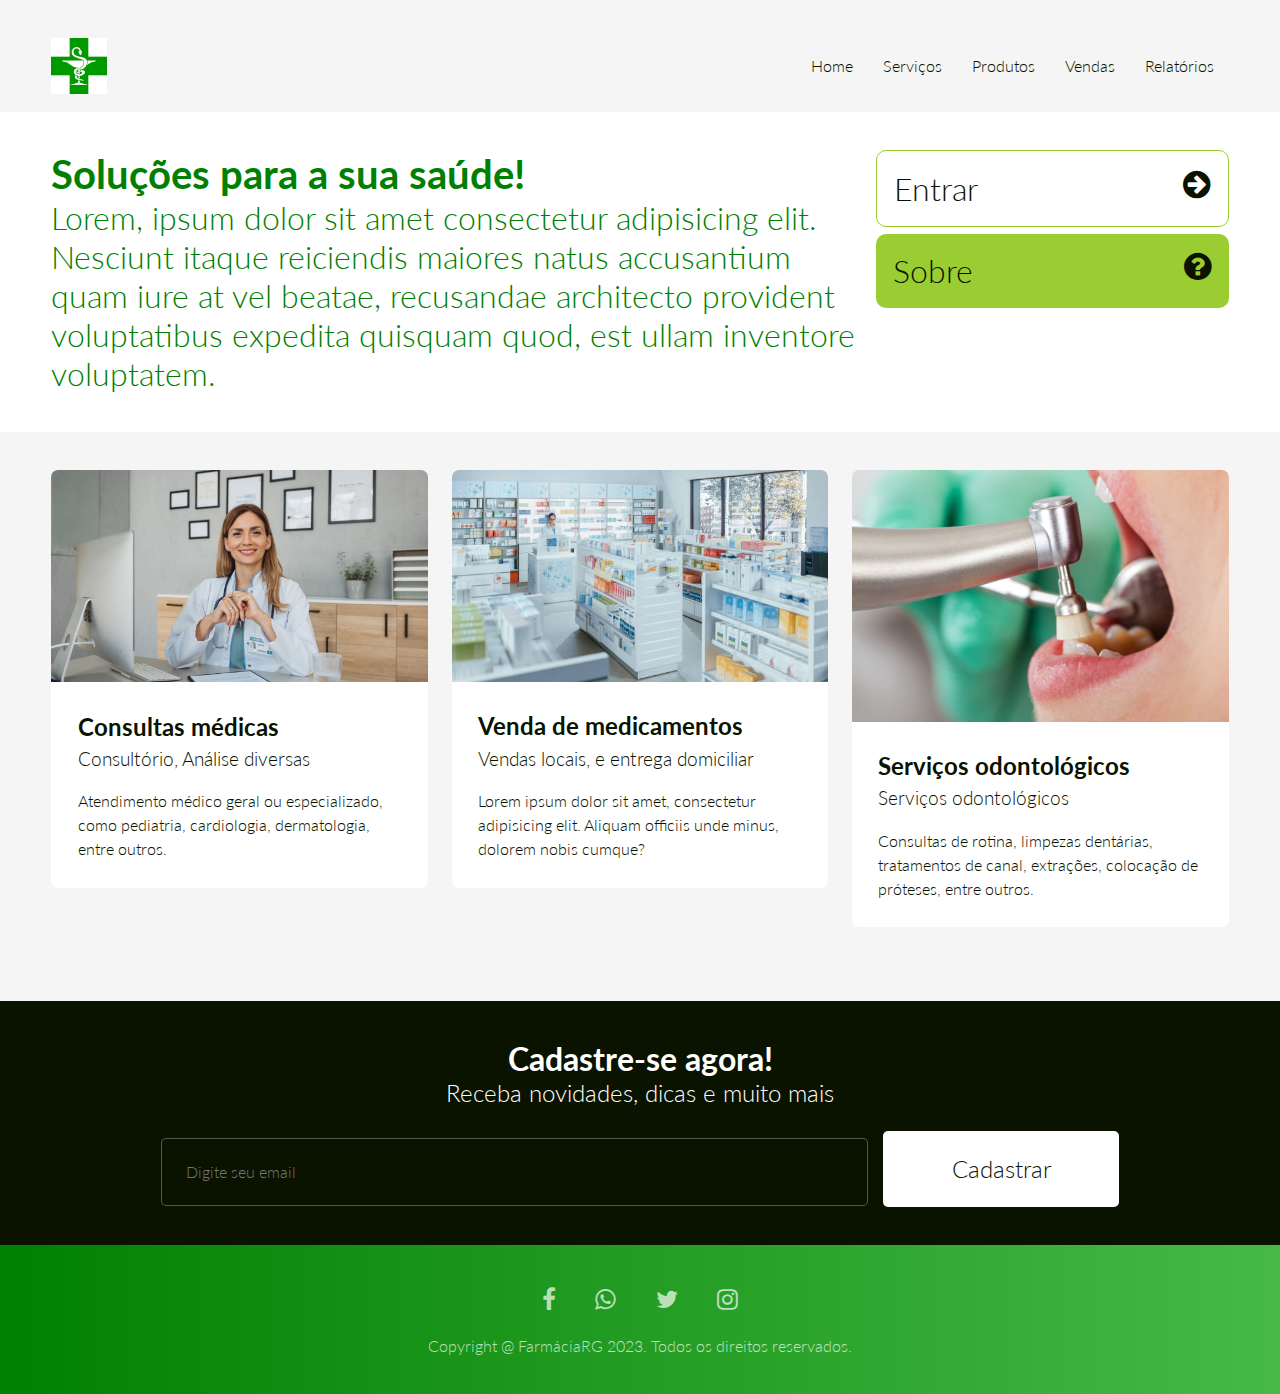
<file: html/index.html>
<!DOCTYPE html>
<html lang="pt-br">
<head>
    <meta charset="UTF-8">
    <meta name="viewport" content="width=device-width, initial-scale=1.0">
    <link rel="stylesheet" href="../css/index.css">
    <link rel="stylesheet" href="https://maxcdn.bootstrapcdn.com/font-awesome/4.5.0/css/font-awesome.min.css">
    <link rel="stylesheet" href="https://fonts.googleapis.com/css?family=Lato:400,300,700">
    <title>Mostrar-Produtos</title>
</head>
<body>
    <header class="cabecalho container">
        <a href="index.html"><h1 class="logo">FarmáciaRG</h1></a>
        <button class="btn-menu bg-gradient"><i class="fa fa-bars fa-lg"></i></button>
        <nav class="menu">
            <a class="btn-close"><i class="fa fa-times"></i></a>
            <ul>
                <li><a href="index.html">Home</a></li>
                <li><a href="#">Serviços</a></li>
                <li><a href="#">Produtos</a></li>
                <li><a href="#">Vendas</a></li>
                <li><a href="#">Relatórios</a></li>
            </ul>
        </nav>
    </header>
    <div class="banner container">
        <div class="title">
            <h2>Soluções para a sua saúde!</h2>
            <h3>Lorem, ipsum dolor sit amet consectetur adipisicing elit. Nesciunt itaque reiciendis maiores natus accusantium quam iure at vel beatae, recusandae architecto provident voluptatibus expedita quisquam quod, est ullam inventore voluptatem.</h3>
        </div>
        <div class="buttons">
            <button class="btn btn-entrar"> Entrar <i class="fa fa-arrow-circle-right"></i></button>
            <button class="btn btn-sobre"> Sobre <i class="fa fa-question-circle"></i></button>
        </div>
    </div>
    <main class="servicos container">
        <article class="servico">
            <a href="#"><img src="../img/consultorio.jpg" alt="consultas médicas"></a>
            <div class="inner">
                <a href="#">Consultas médicas</a>
                <h4>Consultório, Análise diversas</h4>
                <p>Atendimento médico geral ou especializado, como pediatria, cardiologia, dermatologia, entre outros.</p>
            </div>
        </article>
        <article class="servico">
            <a href="#"><img src="../img/medicamentos.jpg" alt="Venda de medicamentos"></a>
            <div class="inner">
                <a href="#">Venda de medicamentos</a>
                <h4>Vendas locais, e entrega domiciliar</h4>
                <p>Lorem ipsum dolor sit amet, consectetur adipisicing elit. Aliquam officiis unde minus, dolorem nobis cumque?</p>
            </div>
        </article>
        <article class="servico">
            <a href="#"><img src="../img/odontologia.jpg" alt="Odontologia"></a>
            <div class="inner">
                <a href="#">Serviços odontológicos</a>
                <h4>Serviços odontológicos</h4>
                <p> Consultas de rotina, limpezas dentárias, tratamentos de canal, extrações, colocação de próteses, entre outros.</p>
            </div>
        </article>
    </main>
    <!-- NEWSLETTER -->
    <section class="newsletter container">
        <h2> Cadastre-se agora! </h2>
        <h3> Receba novidades, dicas e muito mais</h3>
        <form>
            <input type="email" name="email" placeholder="Digite seu email">
            <button> Cadastrar </button>
        </form>
    </section>
    <!-- RODAPE -->
    <footer class="rodape container bg-gradient">
        <div class="social-icons">
            <a href="#"><i class="fa fa-facebook"></i></a>
            <a href="#"><i class="fa fa-whatsapp"></i></a>
            <a href="#"><i class="fa fa-twitter"></i></a>
            <a href="#"><i class="fa fa-instagram   "></i></a>
        </div>
        <p class="copyright">
            Copyright @ FarmáciaRG 2023. Todos os direitos reservados.
        </p>
    </footer>
    <script src="../javascript/index.js"></script>
</body>
</html>
</file>
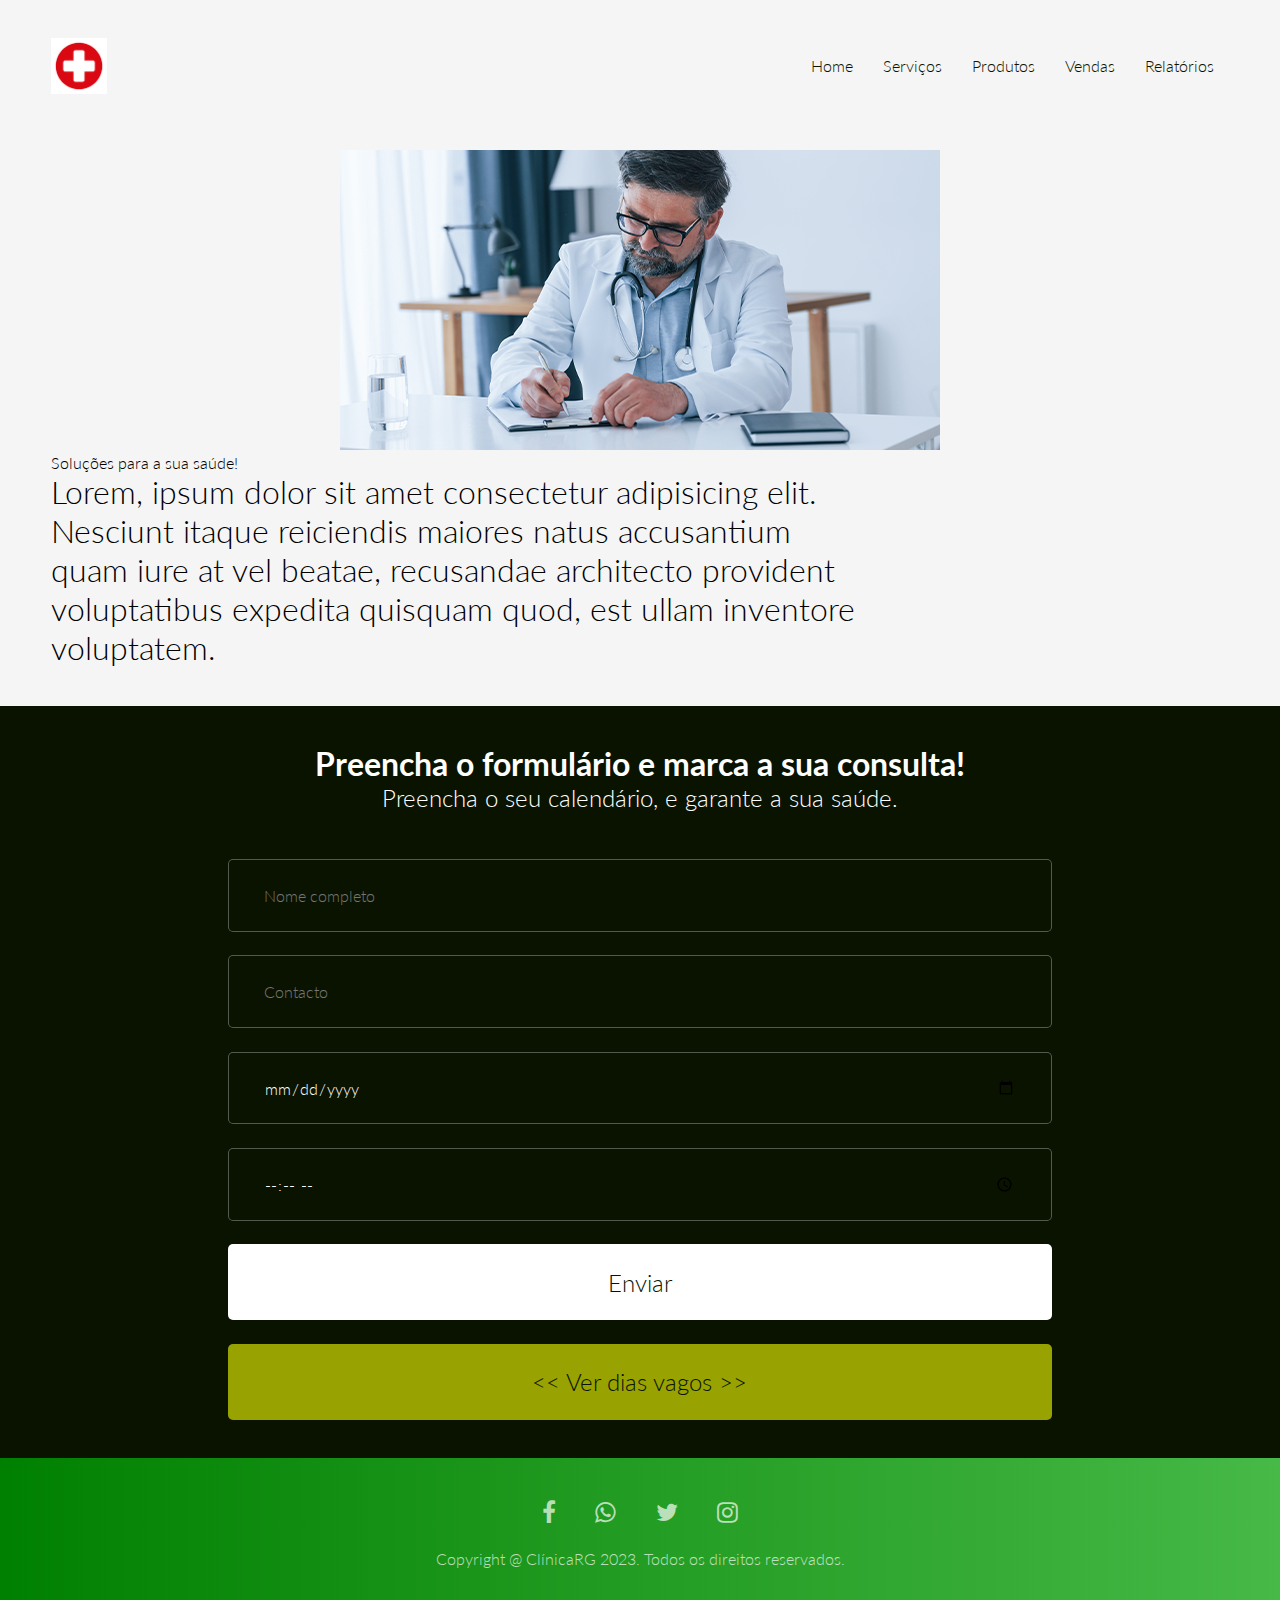
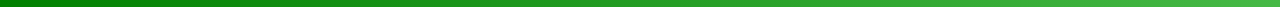
<file: html/consulta.html>
<!DOCTYPE html>
<html lang="pt-br">
<head>
    <meta charset="UTF-8">
    <meta name="viewport" content="width=device-width, initial-scale=1.0">
    <link rel="stylesheet" href="../css/consulta.css">
    <link rel="stylesheet" href="https://maxcdn.bootstrapcdn.com/font-awesome/4.5.0/css/font-awesome.min.css">
    <link rel="stylesheet" href="https://fonts.googleapis.com/css?family=Lato:400,300,700">
    <title>Mostrar-Produtos</title>
</head>
<body>
    <header class="cabecalho container">
        <a href="index.html"><h1 class="logo">ClínicaRG</h1></a>
        <button class="btn-menu bg-gradient"><i class="fa fa-bars fa-lg"></i></button>
        <nav class="menu">
            <a class="btn-close"><i class="fa fa-times"></i></a>
            <ul>
                <li><a href="index.html">Home</a></li>
                <li><a href="#">Serviços</a></li>
                <li><a href="#">Produtos</a></li>
                <li><a href="#">Vendas</a></li>
                <li><a href="#">Relatórios</a></li>
            </ul>
        </nav>
    </header>
    <div class="banner container">
        <img src="../img/consultorio2.jpg" alt="consulta">
        <div class="title">
            <h2>Soluções para a sua saúde!</h2>
            <h3>Lorem, ipsum dolor sit amet consectetur adipisicing elit. Nesciunt itaque reiciendis maiores natus accusantium quam iure at vel beatae, recusandae architecto provident voluptatibus expedita quisquam quod, est ullam inventore voluptatem.</h3>
        </div>
        <!-- <div class="buttons">
            <button class="btn btn-entrar"> Área reservada <i class="fa fa-arrow-circle-right"></i></button>
            <button class="btn btn-sobre"> Saber mais <i class="fa fa-question-circle"></i></button>
        </div> -->
    </div>
    <!-- NEWSLETTER -->
    <main class="newsletter container">
        <h2> Preencha o formulário e marca a sua consulta! </h2>
        <h3> Preencha o seu calendário, e garante a sua saúde.</h3>
        <form>
            <input type="text" name="nome" id="nome" class="nome" placeholder="Nome completo">
            <input type="number" name="contacto" class="contacto" id="contacto" placeholder="Contacto">
            <input type="date" name="data" id="data" class="data">
            <input type="time" name="hora" id="hora" class="hora">
            <button> Enviar </button>
            <button class="btn-vago"><a href="#"><< Ver dias vagos >></a></button>
        </form>
    </main>
    <!-- RODAPE -->
    <footer class="rodape container bg-gradient">
        <div class="social-icons">
            <a href="#"><i class="fa fa-facebook"></i></a>
            <a href="#"><i class="fa fa-whatsapp"></i></a>
            <a href="#"><i class="fa fa-twitter"></i></a>
            <a href="#"><i class="fa fa-instagram   "></i></a>
        </div>
        <p class="copyright">
            Copyright @ ClínicaRG 2023. Todos os direitos reservados.
        </p>
    </footer>
    <script src="../javascript/consulta.js"></script>
</body>
</html>
</file>
<file: css/index.css>
/* ===========================RESET============================= */

*{
    margin: 0;
    padding: 0;
    font-size: 100%;
    border: none;
    outline: none;
    font-weight: 300;
    box-sizing: border-box;
    font-family: 'Lato', sans-serif, Arial, Helvetica;
}

body{
    background-color: #f5f5f5;
}

a{
    text-decoration: none;
}

ul{
    list-style: none;
}

img{
    max-width: 100%;
}

/* =====================CONTAINER===================== */

.container {
    width: 100%;
    float: left;
    padding: 3% 4%;
    text-align: center;
}
/* =====================BG-GRADIENT===================== */
.bg-gradient{
    background: linear-gradient(to right, green, rgb(70, 185, 70));
}

/* ====================CABECALHO=================== */

.logo{
    width: 56px;
    height: 56px;
    float: left;
    background: url(../img/farmacia.png) center center/56px no-repeat;
    font-size: 0;
}

.btn-menu{
    width: 56px;
    height: 56px;
    float: right;
    text-align: center;
    color: white;
    border-radius: 56px;
    cursor: pointer;
}

/* =========================MENU============================= */

.menu{
    display: none;
    width: 100%;
    height: 100%;
    position: fixed;
    background-color: rgba(0, 0, 0, 0.9);
    top: 0;
    left: 0;
}

.btn-close{
    font-size: 1.5em;
    color: white;
    float: right;
    cursor: pointer;
    margin: 2% 3% 0 0;
}

.menu ul{
    width: 100%;
    float: left;
    text-align: center;
}

.menu li{
    padding: 1.5%;
}

.menu li a{
    font-size: 2em;
    color: white;
    padding:  1.5% 3%;
}

.menu li a:hover{
    border: 1px solid rgb(70, 185, 70);
}

/* ==========================BANNER====================== */

.banner {
    background: white;
}

.title{
    width: 100%;
}

.title h2 {
    font-size: 2.5em;
    color: green;
    font-weight: 700;
}

.title h3{
    font-size: 1.5em;
    color: green;
}

.buttons{
    width: 100%;
    margin-top: 2%;
}

.buttons i{
    float: right;
}

.btn {
    width: 100%;
    font-size: 1.5em;
    text-align: left;
    cursor: pointer;
    padding: 5%;
    border-radius: 10px;
}

.btn-entrar{
    background-color: white;
    border: 1px solid yellowgreen;
    color: #0a1300;
}

.btn-entrar:hover{
    transition: 0.5s ease-in-out;
    background-color: whitesmoke;
    color: green;
}

.btn-sobre{
    background-color: yellowgreen;
    color: #0a1300;
    margin-top: 2%;
}

.btn-sobre:hover{
    transition: 0.5s ease-in-out;
    background-color: #98a302;
    color: white;
}

/* ===========================SERVICOS================== */

.servico{
    width: 100%;
    background-color: white;
    text-align: left;
    border-radius: 7px;
    margin-bottom: 3%;
}

.servico img{
    border-radius: 7px 7px 0 0;
}

.inner {
    padding: 7%;
}

.inner a{
    font-size: 1.5em;
    color: #0a1300;
    font-weight: 700;
}

.inner h4{
    font-size: 1.2em;
    color: #0a1300;
    margin-top: 2%;
}

.inner p{
    margin-top: 6%;
    color: #0a1300;
    line-height: 1.5em;
}

/* =====================NEWSLETTER===================== */

.newsletter {
    width: 100%;
    float: left;
    padding: 3% 4%;
    text-align: center;
    background-color: #0a1300;
}

.newsletter h2{
    font-size: 1.5em;
    color: white;
    font-weight: 700;
}

.newsletter h3{
    color: white;
}

.newsletter form{
    margin-top: 2%;
}

.newsletter input{
    width: 100%;
    background-color: #0a1300;
    color: white;
    border: 1px solid rgba(255, 255, 255, 0.3);
    padding: 5%;
    border-radius: 5px;
}

.newsletter button{
    width: 100%;
    background-color: white;
    color: #0a1300;
    padding: 5%;
    border-radius: 5px;
    cursor: pointer;
    margin-top: 2%;
    font-size: 1.5em;
}

.newsletter button:hover{
    transition: 0.5s ease-in-out;
    background-color: #98a302;
    color: white;
}

/* RODAPE */

.social-icons a{
    font-size: 1.5em;
    color: rgba(255, 255, 255, 0.7);
    margin-right: 3%;
}

.social-icons a:last-child{
    margin-right: 0;
}

.social-icons a:hover{
    transition: 0.5s ease-in-out;
    color: rgb(255, 255, 255);
}

.copyright{
    margin-top: 2%;
    color: rgba(255, 255, 255, 0.7);;
}

/* ==============================MOBILE FIRST============================ */

/* ======================= SMALL DEVICES - SMARTPONES ==================== */

@media screen and (min-width: 480px) {
    .logo{
        width: 97px;
        height: 97px;
        background: url(../img/farmacia.png) center center/97px no-repeat;
    }

    .btn{
        font-size: 2em;
    }

    .btn-menu{
        width: 97px;
        height: 97px;
        border-radius: 97px;
    }

}

/* ========================TABLETS=========================== */
@media screen and (min-width: 768PX) {
    .servico{
        width: 49%;
        float: left;
        margin-right: 2%;
    }

    .servico:nth-child(2) {
        margin-right: 0;
    }

    .newsletter h2{
        font-size: 2em;
    }
    .newsletter h3{
        font-size: 1.5em;
    }

    .newsletter input{
        width: 70%;
        padding: 2%;
        float: left;
        margin-right: 1%;
    }

    .newsletter button{
        width: 29%;
        padding: 2%;
        float: right;
        margin-top: 0;
    }

}

/* ========================MEDIUM DEVICES - TABLETS & DESKTOPS=========================== */
@media screen and (min-width: 960PX) {
    .title{
        width: 70%;
        float: left;
        text-align: left;
    }

    .title h1{
        font-size: 3em;
    }

    .title h3{
        font-size: 2em;
    }

    .buttons{
        width: 30%;
        float: right;
        margin-top: 0;
    }

    .servico{
        width: 32%;
    }

    .servico:nth-child(2){
        margin-right: 2%;
    }

    .servico:nth-child(3){
        margin-right: 0;
    }

    .newsletter input{
        width: 60%;
        float: none;
    }

    .newsletter button{
        width: 20%;
        float: none;
    }
}

/* ========================LARGE DEVICES - WIDESCREENS=========================== */
@media screen and (min-width: 1280PX) {

    .logo{
        width: 56px;
        height: 56px;
        background: url(../img/farmacia.png) center center/56px no-repeat;
    }

    .btn-menu{
        display: none;
    }

    .btn-close{
        display: none;
    }

    .menu{
        width: auto;
        height: 56px;
        line-height: 56px;
        float: right;
        background-color: #f5f5f5;
        display: block;
        position: static;
    }

    .menu li{
        padding: 0;
        float: left;
    }

    .menu li a{
        color: #0a1300;
        font-size: 1em;
        padding: 15px;
        border: none;
    }
    .menu li a:hover{
        color: white;
        transition: 0.5s ease-in-out;
        border-radius: 5px;
        background-color: #98a302;
        border: 1px solid #f5f5f5;
    }

    .cabecalho{
        height: 112px;
        line-height: 112px;
    }
}
</file>
<file: css/consulta.css>
/* ===========================RESET============================= */

*{
    margin: 0;
    padding: 0;
    font-size: 100%;
    border: none;
    outline: none;
    font-weight: 300;
    box-sizing: border-box;
    font-family: 'Lato', sans-serif, Arial, Helvetica;
}

body{
    background-color: #f5f5f5;
}

a{
    text-decoration: none;
}

ul{
    list-style: none;
}

img{
    max-width: 100%;
}

.banner {
    width: 100%;
    /* background: url(../img/medica3.webp) no-repeat ; */
}

/* =====================CONTAINER===================== */

.container {
    width: 100%;
    float: left;
    padding: 3% 4%;
    text-align: center;
}
/* =====================BG-GRADIENT===================== */
.bg-gradient{
    background: linear-gradient(to right, green, rgb(70, 185, 70));
}

/* ====================CABECALHO=================== */

.logo{
    width: 56px;
    height: 56px;
    float: left;
    background: url(../img/crux_vermelha.png)center center/56px no-repeat;
    font-size: 0;
}

.btn-menu{
    width: 56px;
    height: 56px;
    float: right;
    text-align: center;
    color: white;
    border-radius: 56px;
    cursor: pointer;
}

/* =========================MENU============================= */

.menu{
    display: none;
    width: 100%;
    height: 100%;
    position: fixed;
    background-color: rgba(0, 0, 0, 0.9);
    top: 0;
    left: 0;
}


.btn-close{
    font-size: 1.5em;
    color: white;
    float: right;
    cursor: pointer;
    margin: 2% 3% 0 0;
}

.menu ul{
    width: 100%;
    float: left;
    text-align: center;
}

.menu li{
    padding: 1.5%;
}

.menu li a{
    font-size: 2em;
    color: white;
    padding:  1.5% 3%;
}

.menu li a:hover{
    border: 1px solid rgb(70, 185, 70);
}

/* =====================NEWSLETTER===================== */

.newsletter {
    width: 100%;
    float: left;
    padding: 3% 4%;
    text-align: center;
    background-color: #0a1300;
}

.newsletter a{
    color: #0a1300;
}

.newsletter h2{
    font-size: 1.5em;
    color: white;
    font-weight: 700;
}

.newsletter h3{
    color: white;
}

.newsletter form{
    margin-top: 2%;
}

.newsletter input{
    width: 100%;
    background-color: #0a1300;
    color: white;
    border: 1px solid rgba(255, 255, 255, 0.3);
    padding: 5%;
    border-radius: 5px;
}

.newsletter button{
    width: 100%;
    background-color: white;
    color: #0a1300;
    padding: 5%;
    border-radius: 5px;
    cursor: pointer;
    margin-top: 2%;
    font-size: 1.5em;
}
.newsletter .btn-vago{
    background-color: #98a302;
}

.newsletter .btn-vago:hover{
    transition: 0.5s ease-in-out;
    background-color: #6a7200;
    color: white;
}

.btn-vago a:hover{
    color: #0a1300;
}

.newsletter input{
    margin-top: 2%;
}

.newsletter button:hover{
    transition: 0.5s ease-in-out;
    background-color: #98a302;
    color: white;
}

.newsletter a:hover{
    color: white;
}

/* RODAPE */

.social-icons a{
    font-size: 1.5em;
    color: rgba(255, 255, 255, 0.7);
    margin-right: 3%;
}

.social-icons a:last-child{
    margin-right: 0;
}

.social-icons a:hover{
    transition: 0.5s ease-in-out;
    color: rgb(255, 255, 255);
}

.copyright{
    margin-top: 2%;
    color: rgba(255, 255, 255, 0.7);;
}

/* ==============================MOBILE FIRST============================ */

/* ======================= SMALL DEVICES - SMARTPONES ==================== */

@media screen and (min-width: 480px) {
    .logo{
        width: 97px;
        height: 97px;
        background: url(../img/crux_vermelha.png) center center/97px no-repeat;
    }

    .btn{
        font-size: 2em;
    }

    .btn-menu{
        width: 97px;
        height: 97px;
        border-radius: 97px;
    }

}

/* ========================TABLETS=========================== */
@media screen and (min-width: 768PX) {
    .servico{
        width: 49%;
        float: left;
        margin-right: 2%;
    }

    .servico:nth-child(2) {
        margin-right: 0;
    }

    .newsletter h2{
        font-size: 2em;
    }
    .newsletter h3{
        font-size: 1.5em;
    }

    .newsletter input{
        width: 70%;
        height: 40px;
        padding: 3%;
    }

    .newsletter button{
        width: 70%;
        padding: 2%;
        margin-top: 2%;
    }

}

/* ========================MEDIUM DEVICES - TABLETS & DESKTOPS=========================== */
@media screen and (min-width: 960PX) {
    .title{
        width: 70%;
        float: left;
        text-align: left;
    }

    .title h1{
        font-size: 3em;
    }

    .title h3{
        font-size: 2em;
    }

    .buttons{
        width: 30%;
        float: right;
        margin-top: 0;
    }

    .servico{
        width: 32%;
    }

    .servico:nth-child(2){
        margin-right: 2%;
    }

    .servico:nth-child(3){
        margin-right: 0;
    }

    .newsletter button{
        margin-top: 2%;
        float: none;
    }
}

/* ========================LARGE DEVICES - WIDESCREENS=========================== */
@media screen and (min-width: 1280PX) {

    .logo{
        width: 56px;
        height: 56px;
        background: url(../img/crux_vermelha.png) center center/56px no-repeat;
    }

    .btn-menu{
        display: none;
    }

    .btn-close{
        display: none;
    }

    .menu{
        width: auto;
        height: 56px;
        line-height: 56px;
        float: right;
        background-color: #f5f5f5;
        display: block;
        position: static;
    }

    .menu li{
        padding: 0;
        float: left;
    }

    .menu li a{
        color: #0a1300;
        font-size: 1em;
        padding: 15px;
        border: none;
    }
    .menu li a:hover{
        color: white;
        transition: 0.5s ease-in-out;
        border-radius: 5px;
        background-color: #98a302;
        border: 1px solid #f5f5f5;
    }

    .cabecalho{
        height: 112px;
        line-height: 112px;
    }

}
</file>
